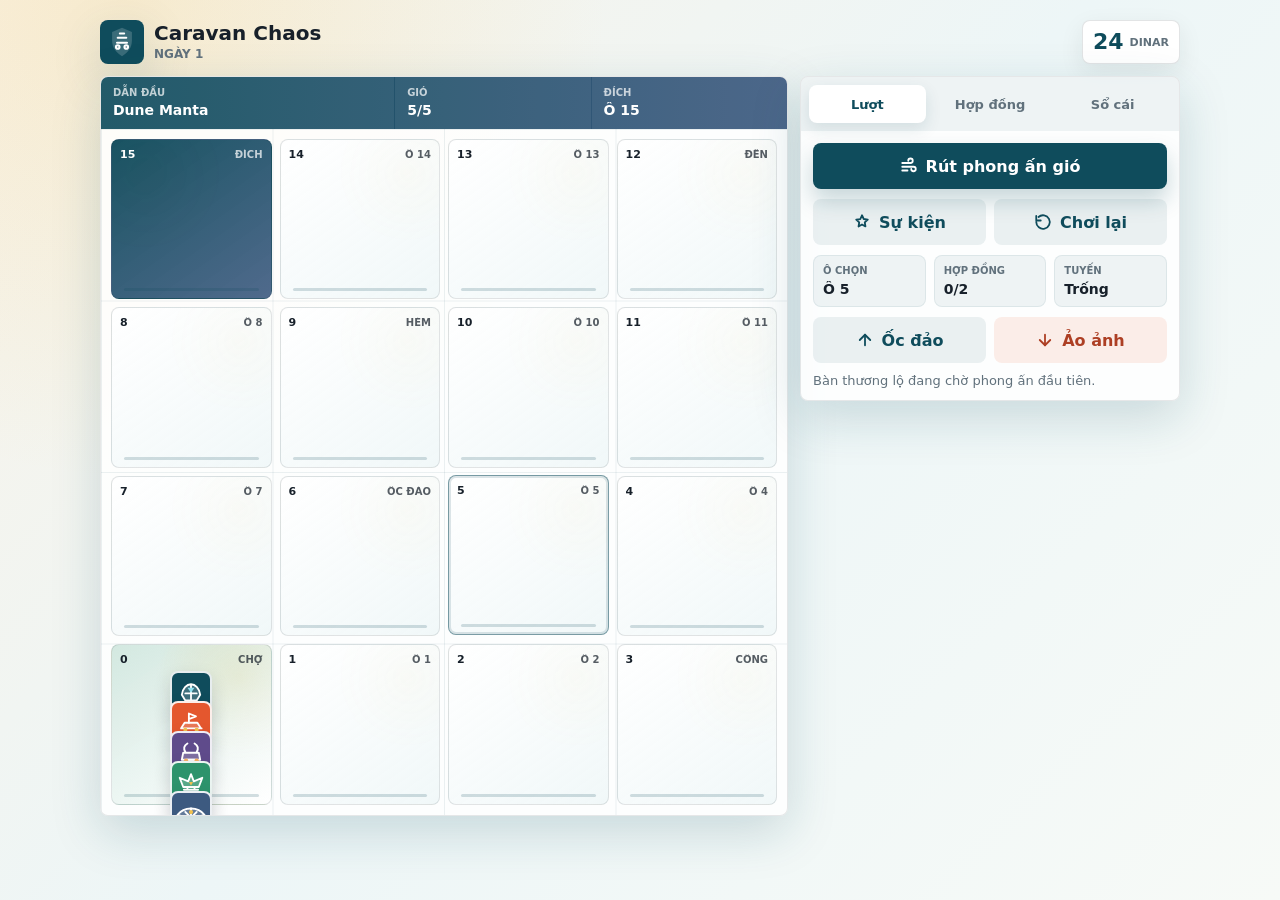
<file: prototype-web/index.html>
<!doctype html>
<html lang="vi">
  <head>
    <meta charset="utf-8" />
    <meta name="viewport" content="width=device-width, initial-scale=1, viewport-fit=cover" />
    <meta name="theme-color" content="#0f4c5c" />
    <title>Caravan Chaos Prototype</title>
    <link rel="stylesheet" href="styles.css" />
  </head>
  <body>
    <div class="app-shell">
      <header class="top-bar">
        <div class="brand-lockup" aria-label="Caravan Chaos">
          <span class="brand-mark" aria-hidden="true">
            <svg viewBox="0 0 48 48">
              <path d="M24 4 38 10v12c0 10-5.8 17.2-14 22C15.8 39.2 10 32 10 22V10L24 4Z" />
              <path d="M17 25h14M18 18h12M21 12h6" />
              <circle cx="18" cy="31" r="2.5" />
              <circle cx="30" cy="31" r="2.5" />
            </svg>
          </span>
          <div>
            <h1>Caravan Chaos</h1>
            <p id="roundLabel">Ngày 1</p>
          </div>
        </div>
        <div class="coin-pill" aria-live="polite">
          <span id="coinValue">24</span>
          <small>dinar</small>
        </div>
      </header>

      <main class="game-layout">
        <section class="board-panel" aria-label="Bàn đua">
          <div class="race-strip">
            <div>
              <span class="eyebrow">Dẫn đầu</span>
              <strong id="leaderName">-</strong>
            </div>
            <div>
              <span class="eyebrow">Gió</span>
              <strong id="windCount">5/5</strong>
            </div>
            <div>
              <span class="eyebrow">Đích</span>
              <strong>Ô 15</strong>
            </div>
          </div>
          <div id="track" class="track-grid" aria-live="polite"></div>
        </section>

        <section class="control-dock" aria-label="Bảng điều khiển">
          <div class="tab-list" role="tablist" aria-label="Chế độ">
            <button class="tab-button is-active" type="button" data-tab="action">Lượt</button>
            <button class="tab-button" type="button" data-tab="contracts">Hợp đồng</button>
            <button class="tab-button" type="button" data-tab="ledger">Sổ cái</button>
          </div>
          <div id="panelContent" class="panel-content"></div>
        </section>
      </main>
    </div>

    <script src="app.js"></script>
  </body>
</html>
</file>
<file: prototype-web/styles.css>
:root {
  color-scheme: light;
  --ink: #17202a;
  --muted: #61717c;
  --paper: #fbf7ef;
  --surface: #ffffff;
  --line: rgba(23, 32, 42, 0.12);
  --teal: #0f4c5c;
  --teal-2: #176b78;
  --coral: #e4572e;
  --gold: #f2c14e;
  --green: #2d936c;
  --blue: #3d5a80;
  --shadow: 0 16px 50px rgba(15, 76, 92, 0.18);
  --radius: 8px;
  font-family:
    Inter, ui-sans-serif, system-ui, -apple-system, BlinkMacSystemFont, "Segoe UI", sans-serif;
}

* {
  box-sizing: border-box;
}

html,
body {
  min-height: 100%;
}

body {
  margin: 0;
  background:
    radial-gradient(circle at 10% 0%, rgba(242, 193, 78, 0.18), transparent 30rem),
    linear-gradient(135deg, #f9f3e8 0%, #edf6f7 50%, #f7faf7 100%);
  color: var(--ink);
}

button {
  color: inherit;
  font: inherit;
}

.app-shell {
  min-height: 100dvh;
  padding: max(14px, env(safe-area-inset-top)) 14px max(14px, env(safe-area-inset-bottom));
}

.top-bar {
  align-items: center;
  display: flex;
  gap: 12px;
  justify-content: space-between;
  margin: 0 auto 12px;
  max-width: 1080px;
}

.brand-lockup {
  align-items: center;
  display: flex;
  gap: 10px;
  min-width: 0;
}

.brand-mark {
  background: var(--teal);
  border-radius: var(--radius);
  box-shadow: var(--shadow);
  color: white;
  display: grid;
  flex: 0 0 44px;
  height: 44px;
  place-items: center;
  width: 44px;
}

.brand-mark svg {
  height: 34px;
  width: 34px;
}

.brand-mark path:first-child {
  fill: currentColor;
  opacity: 0.18;
}

.brand-mark path:not(:first-child),
.brand-mark circle {
  fill: none;
  stroke: currentColor;
  stroke-linecap: round;
  stroke-linejoin: round;
  stroke-width: 3;
}

h1 {
  font-size: 20px;
  letter-spacing: 0;
  line-height: 1;
  margin: 0;
}

.brand-lockup p {
  color: var(--muted);
  font-size: 12px;
  font-weight: 700;
  margin: 4px 0 0;
  text-transform: uppercase;
}

.coin-pill {
  align-items: center;
  background: var(--surface);
  border: 1px solid var(--line);
  border-radius: var(--radius);
  box-shadow: 0 8px 24px rgba(23, 32, 42, 0.08);
  display: flex;
  flex: 0 0 auto;
  gap: 6px;
  min-height: 44px;
  padding: 8px 10px;
}

.coin-pill span {
  color: var(--teal);
  font-size: 22px;
  font-weight: 900;
  line-height: 1;
}

.coin-pill small {
  color: var(--muted);
  font-size: 11px;
  font-weight: 800;
  text-transform: uppercase;
}

.game-layout {
  display: grid;
  gap: 12px;
  grid-template-columns: minmax(0, 1fr);
  margin: 0 auto;
  max-width: 1080px;
}

.board-panel,
.control-dock {
  background: rgba(255, 255, 255, 0.86);
  border: 1px solid rgba(23, 32, 42, 0.1);
  border-radius: var(--radius);
  box-shadow: var(--shadow);
}

.board-panel {
  overflow: hidden;
}

.race-strip {
  background: linear-gradient(90deg, var(--teal), var(--blue));
  color: white;
  display: grid;
  gap: 1px;
  grid-template-columns: 1.2fr 0.8fr 0.8fr;
}

.race-strip > div {
  background: rgba(255, 255, 255, 0.08);
  min-width: 0;
  padding: 10px 12px;
}

.eyebrow {
  display: block;
  font-size: 10px;
  font-weight: 900;
  letter-spacing: 0;
  line-height: 1.1;
  opacity: 0.72;
  text-transform: uppercase;
}

.race-strip strong {
  display: block;
  font-size: 14px;
  line-height: 1.2;
  margin-top: 4px;
  overflow: hidden;
  text-overflow: ellipsis;
  white-space: nowrap;
}

.track-grid {
  --cell: minmax(74px, 1fr);
  aspect-ratio: 1 / 1;
  background:
    linear-gradient(90deg, rgba(15, 76, 92, 0.08) 1px, transparent 1px),
    linear-gradient(rgba(15, 76, 92, 0.08) 1px, transparent 1px);
  background-size: 25% 25%;
  display: grid;
  gap: 8px;
  grid-template-columns: repeat(4, minmax(0, 1fr));
  grid-template-rows: repeat(4, minmax(0, 1fr));
  min-height: 342px;
  padding: 10px;
  position: relative;
}

.space {
  align-content: start;
  background:
    linear-gradient(145deg, rgba(255, 255, 255, 0.88), rgba(237, 246, 247, 0.78)),
    radial-gradient(circle at 80% 20%, rgba(242, 193, 78, 0.2), transparent 40%);
  border: 1px solid rgba(23, 32, 42, 0.12);
  border-radius: var(--radius);
  cursor: pointer;
  display: grid;
  grid-template-rows: 18px minmax(0, 1fr);
  min-width: 0;
  padding: 6px;
  position: relative;
  transition:
    border-color 150ms ease,
    box-shadow 150ms ease,
    transform 150ms ease;
}

.space::after {
  background: rgba(15, 76, 92, 0.18);
  border-radius: 999px;
  bottom: 7px;
  content: "";
  height: 3px;
  left: 12px;
  position: absolute;
  right: 12px;
}

.space:hover,
.space.is-selected {
  border-color: rgba(15, 76, 92, 0.55);
  box-shadow: inset 0 0 0 2px rgba(15, 76, 92, 0.14);
}

.space.is-selected {
  transform: translateY(-1px);
}

.space.is-finish {
  background:
    linear-gradient(145deg, rgba(15, 76, 92, 0.96), rgba(61, 90, 128, 0.9)),
    radial-gradient(circle at 20% 20%, rgba(242, 193, 78, 0.35), transparent 46%);
  color: white;
}

.space.is-start {
  background:
    linear-gradient(145deg, rgba(45, 147, 108, 0.2), rgba(255, 255, 255, 0.9)),
    radial-gradient(circle at 80% 20%, rgba(242, 193, 78, 0.28), transparent 46%);
}

.space-head {
  align-items: center;
  display: flex;
  gap: 4px;
  justify-content: space-between;
  min-width: 0;
}

.space-index {
  font-size: 11px;
  font-weight: 900;
}

.space-label {
  font-size: 10px;
  font-weight: 900;
  max-width: 54px;
  opacity: 0.72;
  overflow: hidden;
  text-overflow: ellipsis;
  text-transform: uppercase;
  white-space: nowrap;
}

.route-mark {
  align-items: center;
  border-radius: 999px;
  color: white;
  display: inline-flex;
  flex: 0 0 auto;
  font-size: 10px;
  font-weight: 900;
  height: 18px;
  justify-content: center;
  min-width: 18px;
  padding: 0 5px;
}

.route-mark.boost {
  background: var(--green);
}

.route-mark.snare {
  background: var(--coral);
}

.token-stack {
  align-items: center;
  display: flex;
  flex-direction: column;
  justify-content: end;
  min-height: 0;
  padding-bottom: 10px;
  z-index: 1;
}

.token {
  --token: var(--teal);
  --accent: var(--gold);
  background: var(--token);
  border: 2px solid rgba(255, 255, 255, 0.9);
  border-radius: var(--radius);
  box-shadow: 0 8px 18px rgba(23, 32, 42, 0.16);
  color: white;
  display: grid;
  height: 35px;
  margin-top: -10px;
  place-items: center;
  position: relative;
  width: 35px;
}

.token:first-child {
  margin-top: 0;
}

.token svg {
  height: 29px;
  width: 29px;
}

.token .fill {
  fill: rgba(255, 255, 255, 0.2);
}

.token .stroke {
  fill: none;
  stroke: currentColor;
  stroke-linecap: round;
  stroke-linejoin: round;
  stroke-width: 2.6;
}

.token .accent {
  fill: var(--accent);
}

.token.tiny {
  border-width: 1px;
  box-shadow: none;
  flex: 0 0 auto;
  height: 30px;
  margin: 0;
  width: 30px;
}

.token.tiny svg {
  height: 25px;
  width: 25px;
}

.control-dock {
  overflow: hidden;
}

.tab-list {
  background: rgba(15, 76, 92, 0.06);
  display: grid;
  gap: 6px;
  grid-template-columns: repeat(3, minmax(0, 1fr));
  padding: 8px;
}

.tab-button {
  background: transparent;
  border: 0;
  border-radius: var(--radius);
  color: var(--muted);
  cursor: pointer;
  font-size: 13px;
  font-weight: 900;
  min-height: 38px;
  padding: 8px 10px;
}

.tab-button.is-active {
  background: var(--surface);
  color: var(--teal);
  box-shadow: 0 6px 16px rgba(15, 76, 92, 0.12);
}

.panel-content {
  min-height: 224px;
  padding: 12px;
}

.action-grid {
  display: grid;
  gap: 10px;
}

.primary-button,
.secondary-button,
.icon-button {
  align-items: center;
  border: 0;
  border-radius: var(--radius);
  cursor: pointer;
  display: inline-flex;
  font-weight: 900;
  gap: 8px;
  justify-content: center;
  min-height: 46px;
  padding: 11px 12px;
  text-align: center;
}

.primary-button {
  background: var(--teal);
  color: white;
  box-shadow: 0 12px 22px rgba(15, 76, 92, 0.22);
}

.secondary-button {
  background: rgba(15, 76, 92, 0.08);
  color: var(--teal);
}

.secondary-button.warn {
  background: rgba(228, 87, 46, 0.1);
  color: #ad3f24;
}

.primary-button:disabled,
.secondary-button:disabled,
.icon-button:disabled {
  cursor: not-allowed;
  opacity: 0.48;
}

.button-row {
  display: grid;
  gap: 8px;
  grid-template-columns: 1fr 1fr;
}

.mini-stat-grid {
  display: grid;
  gap: 8px;
  grid-template-columns: repeat(3, minmax(0, 1fr));
}

.mini-stat {
  background: rgba(15, 76, 92, 0.06);
  border: 1px solid rgba(15, 76, 92, 0.08);
  border-radius: var(--radius);
  min-width: 0;
  padding: 9px;
}

.mini-stat span {
  color: var(--muted);
  display: block;
  font-size: 10px;
  font-weight: 900;
  text-transform: uppercase;
}

.mini-stat strong {
  display: block;
  font-size: 14px;
  margin-top: 5px;
  overflow: hidden;
  text-overflow: ellipsis;
  white-space: nowrap;
}

.last-card,
.event-card,
.end-card {
  border: 1px solid var(--line);
  border-radius: var(--radius);
  display: grid;
  gap: 8px;
  padding: 10px;
}

.last-card {
  align-items: center;
  grid-template-columns: 34px minmax(0, 1fr);
}

.last-card p,
.event-card p,
.end-card p {
  color: var(--muted);
  font-size: 13px;
  line-height: 1.35;
  margin: 0;
}

.last-card strong,
.event-card strong,
.end-card strong {
  display: block;
  font-size: 14px;
  line-height: 1.2;
  margin-bottom: 2px;
}

.contract-list,
.score-list,
.log-list {
  display: grid;
  gap: 8px;
}

.caravan-row,
.score-row,
.log-entry {
  align-items: center;
  background: rgba(255, 255, 255, 0.72);
  border: 1px solid var(--line);
  border-radius: var(--radius);
  display: grid;
  gap: 9px;
  min-width: 0;
  padding: 8px;
}

.caravan-row {
  grid-template-columns: 30px minmax(0, 1fr) auto;
}

.caravan-meta,
.score-meta {
  min-width: 0;
}

.caravan-meta strong,
.score-meta strong {
  display: block;
  font-size: 13px;
  overflow: hidden;
  text-overflow: ellipsis;
  white-space: nowrap;
}

.caravan-meta span,
.score-meta span {
  color: var(--muted);
  display: block;
  font-size: 11px;
  font-weight: 700;
  margin-top: 3px;
}

.contract-actions {
  display: flex;
  gap: 6px;
}

.icon-button {
  background: rgba(15, 76, 92, 0.08);
  color: var(--teal);
  font-size: 12px;
  min-height: 34px;
  min-width: 58px;
  padding: 8px 9px;
}

.icon-button.alt {
  background: rgba(242, 193, 78, 0.22);
  color: #84621a;
}

.score-row {
  grid-template-columns: minmax(0, 1fr) auto;
}

.score-row strong:last-child {
  color: var(--teal);
  font-size: 18px;
}

.log-list {
  max-height: 190px;
  overflow: auto;
  padding-right: 2px;
}

.log-entry {
  color: var(--muted);
  font-size: 12px;
  line-height: 1.35;
  padding: 8px 10px;
}

.empty-copy {
  color: var(--muted);
  font-size: 13px;
  margin: 0;
}

.svg-icon {
  flex: 0 0 auto;
  height: 18px;
  width: 18px;
}

.svg-icon path,
.svg-icon circle,
.svg-icon polyline,
.svg-icon line {
  fill: none;
  stroke: currentColor;
  stroke-linecap: round;
  stroke-linejoin: round;
  stroke-width: 2.4;
}

@media (min-width: 860px) {
  .app-shell {
    padding: 20px;
  }

  .game-layout {
    align-items: start;
    grid-template-columns: minmax(0, 1fr) 380px;
  }

  .control-dock {
    position: sticky;
    top: 20px;
  }

  .track-grid {
    min-height: 640px;
  }

  .space {
    padding: 8px;
  }

  .token {
    height: 42px;
    margin-top: -12px;
    width: 42px;
  }

  .token svg {
    height: 34px;
    width: 34px;
  }
}

@media (max-width: 380px) {
  .app-shell {
    padding-left: 10px;
    padding-right: 10px;
  }

  .track-grid {
    gap: 6px;
    min-height: 320px;
    padding: 8px;
  }

  .space {
    padding: 5px;
  }

  .space-label {
    max-width: 42px;
  }

  .token {
    height: 31px;
    width: 31px;
  }

  .token svg {
    height: 26px;
    width: 26px;
  }

  .panel-content {
    padding: 10px;
  }
}
</file>
